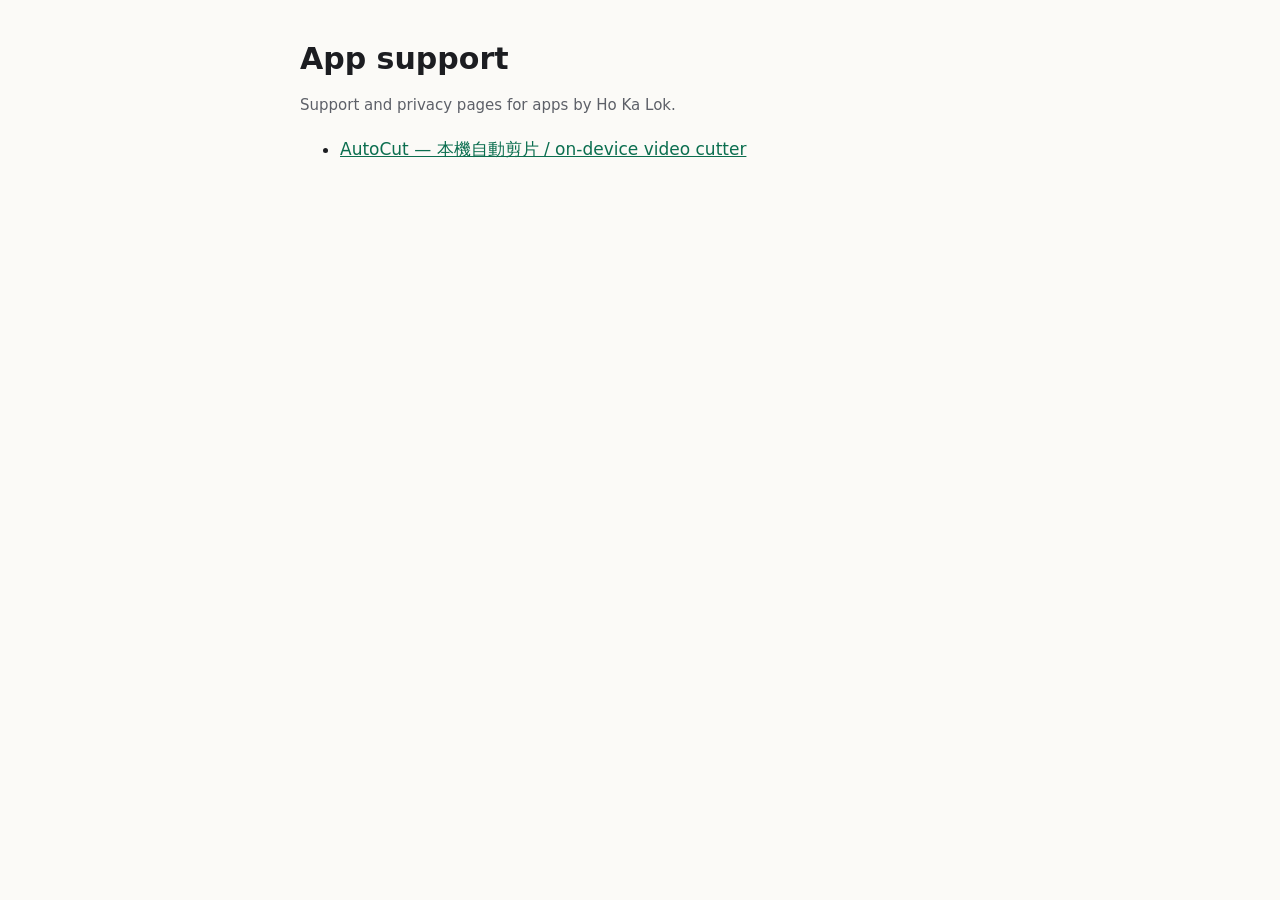
<file: index.html>
<!doctype html><html lang="zh-Hant"><head><meta charset="utf-8"><meta name="viewport" content="width=device-width,initial-scale=1">
<title>App support · Ho Ka Lok</title><link rel="stylesheet" href="style.css"></head><body><main>
<h1>App support</h1><p class="muted">Support and privacy pages for apps by Ho Ka Lok.</p>
<ul><li><a href="autocut/">AutoCut — 本機自動剪片 / on-device video cutter</a></li></ul></main></body></html>
</file>
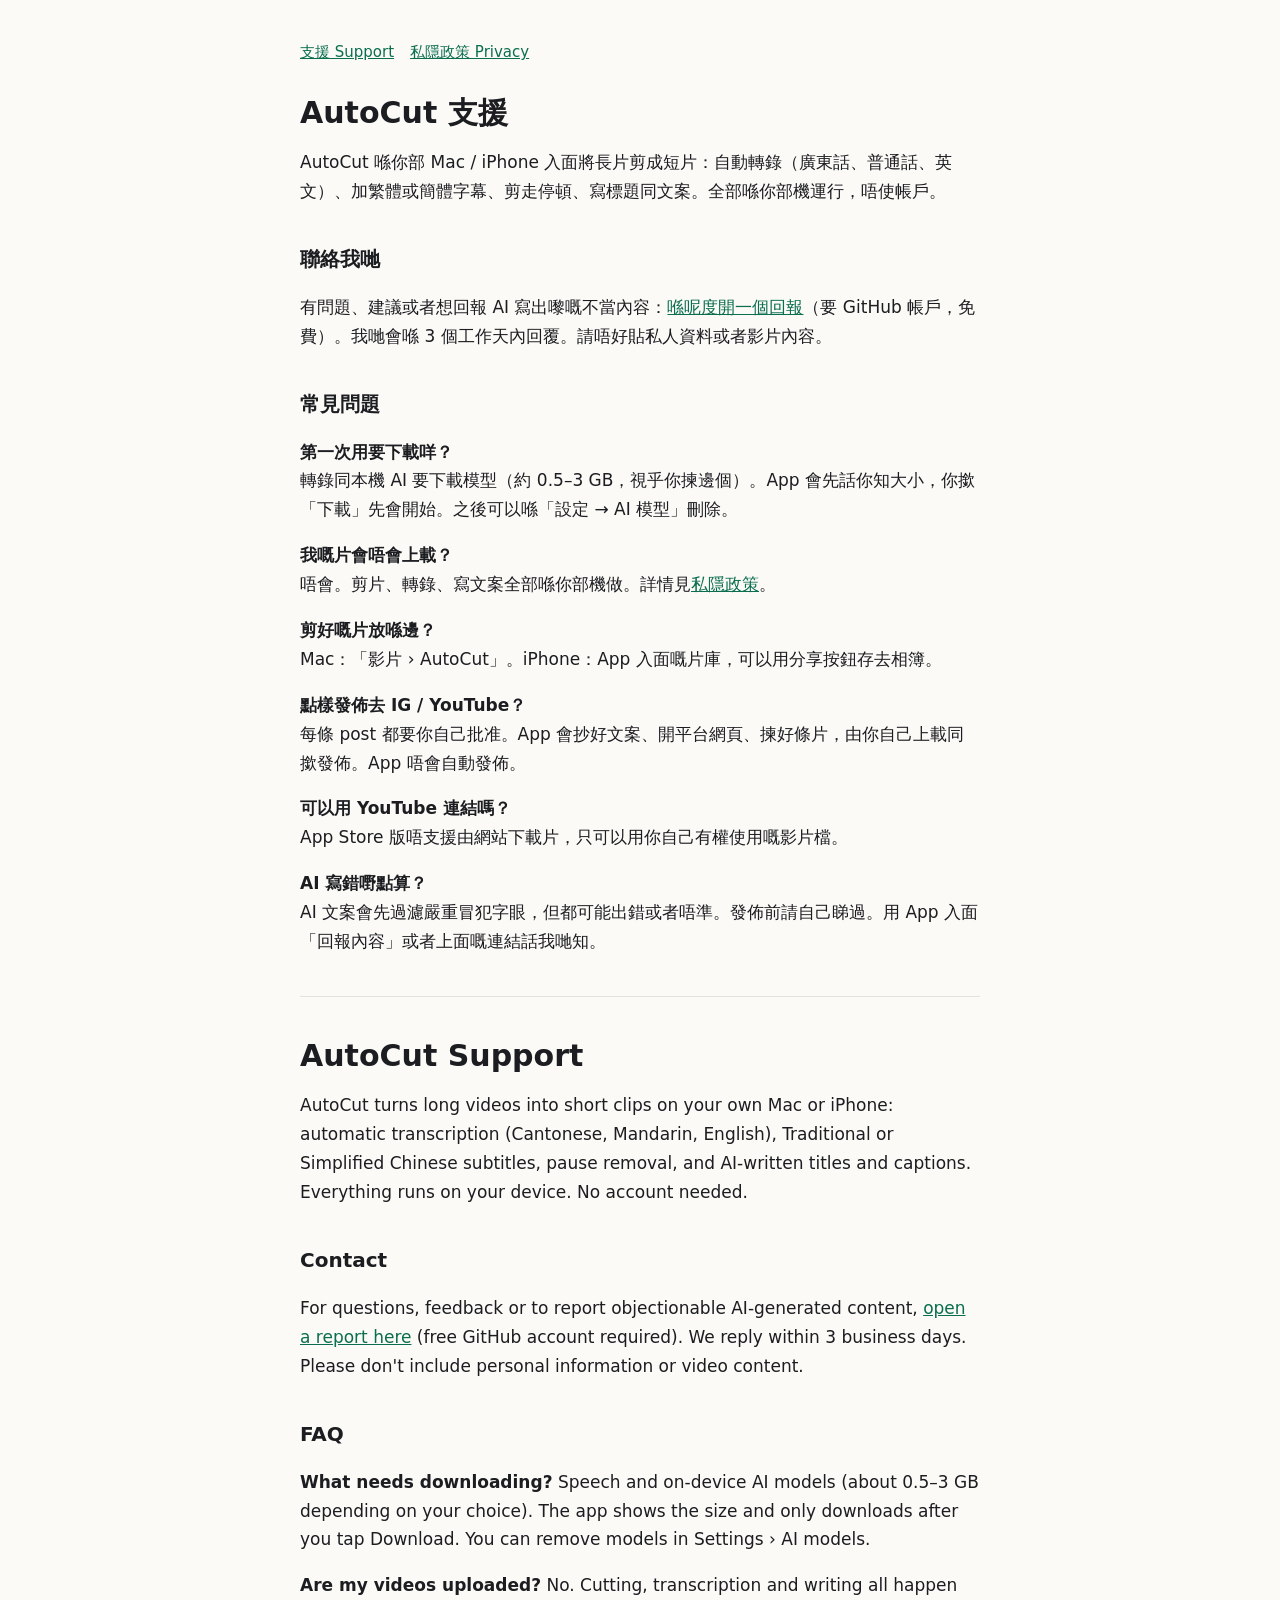
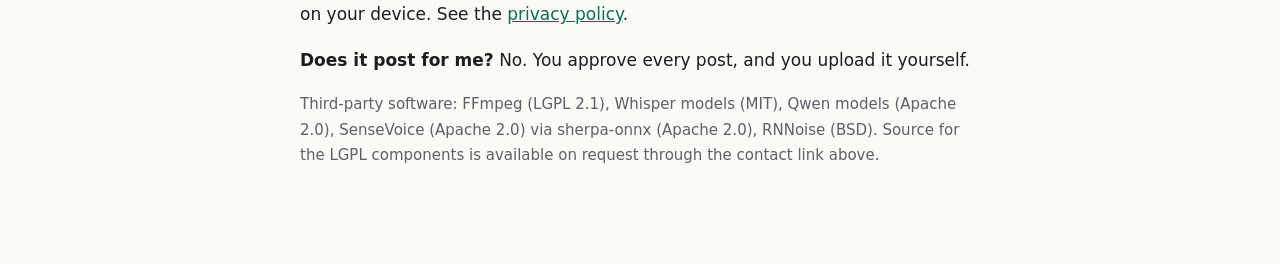
<file: autocut/index.html>
<!doctype html><html lang="zh-Hant"><head><meta charset="utf-8"><meta name="viewport" content="width=device-width,initial-scale=1">
<title>AutoCut 支援 · Support</title><link rel="stylesheet" href="../style.css"></head><body><main>
<nav><a href="./">支援 Support</a><a href="privacy.html">私隱政策 Privacy</a></nav>
<h1>AutoCut 支援</h1>
<p>AutoCut 喺你部 Mac / iPhone 入面將長片剪成短片：自動轉錄（廣東話、普通話、英文）、加繁體或簡體字幕、剪走停頓、寫標題同文案。全部喺你部機運行，唔使帳戶。</p>

<h2>聯絡我哋</h2>
<p>有問題、建議或者想回報 AI 寫出嚟嘅不當內容：<a href="https://github.com/hklkalok/app-support/issues/new?labels=autocut&title=%5BAutoCut%5D%20">喺呢度開一個回報</a>（要 GitHub 帳戶，免費）。我哋會喺 3 個工作天內回覆。請唔好貼私人資料或者影片內容。</p>

<h2>常見問題</h2>
<p><strong>第一次用要下載咩？</strong><br>轉錄同本機 AI 要下載模型（約 0.5–3 GB，視乎你揀邊個）。App 會先話你知大小，你撳「下載」先會開始。之後可以喺「設定 → AI 模型」刪除。</p>
<p><strong>我嘅片會唔會上載？</strong><br>唔會。剪片、轉錄、寫文案全部喺你部機做。詳情見<a href="privacy.html">私隱政策</a>。</p>
<p><strong>剪好嘅片放喺邊？</strong><br>Mac：「影片 › AutoCut」。iPhone：App 入面嘅片庫，可以用分享按鈕存去相簿。</p>
<p><strong>點樣發佈去 IG / YouTube？</strong><br>每條 post 都要你自己批准。App 會抄好文案、開平台網頁、揀好條片，由你自己上載同撳發佈。App 唔會自動發佈。</p>
<p><strong>可以用 YouTube 連結嗎？</strong><br>App Store 版唔支援由網站下載片，只可以用你自己有權使用嘅影片檔。</p>
<p><strong>AI 寫錯嘢點算？</strong><br>AI 文案會先過濾嚴重冒犯字眼，但都可能出錯或者唔準。發佈前請自己睇過。用 App 入面「回報內容」或者上面嘅連結話我哋知。</p>

<hr>
<h1>AutoCut Support</h1>
<p>AutoCut turns long videos into short clips on your own Mac or iPhone: automatic transcription (Cantonese, Mandarin, English), Traditional or Simplified Chinese subtitles, pause removal, and AI-written titles and captions. Everything runs on your device. No account needed.</p>
<h2>Contact</h2>
<p>For questions, feedback or to report objectionable AI-generated content, <a href="https://github.com/hklkalok/app-support/issues/new?labels=autocut&title=%5BAutoCut%5D%20">open a report here</a> (free GitHub account required). We reply within 3 business days. Please don't include personal information or video content.</p>
<h2>FAQ</h2>
<p><strong>What needs downloading?</strong> Speech and on-device AI models (about 0.5–3 GB depending on your choice). The app shows the size and only downloads after you tap Download. You can remove models in Settings › AI models.</p>
<p><strong>Are my videos uploaded?</strong> No. Cutting, transcription and writing all happen on your device. See the <a href="privacy.html">privacy policy</a>.</p>
<p><strong>Does it post for me?</strong> No. You approve every post, and you upload it yourself.</p>
<p class="muted">Third-party software: FFmpeg (LGPL 2.1), Whisper models (MIT), Qwen models (Apache 2.0), SenseVoice (Apache 2.0) via sherpa-onnx (Apache 2.0), RNNoise (BSD). Source for the LGPL components is available on request through the contact link above.</p>
</main></body></html>
</file>
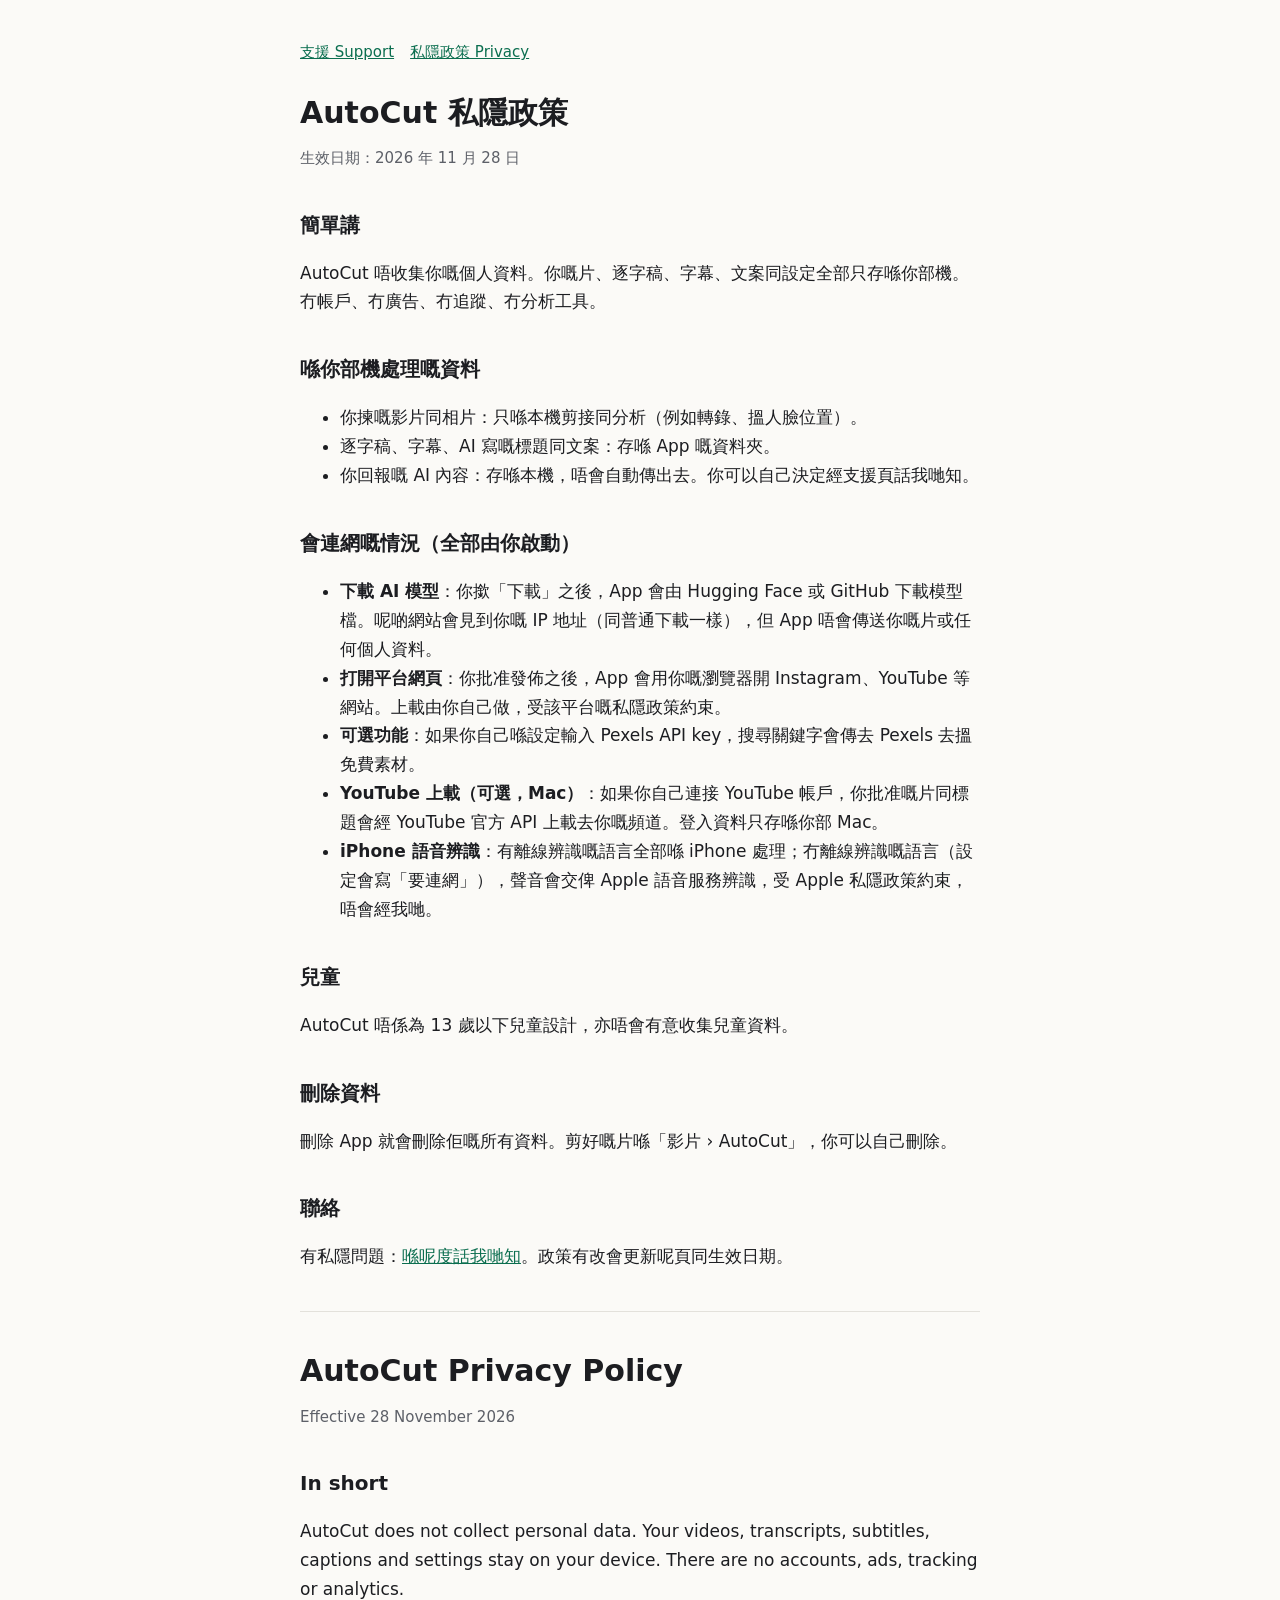
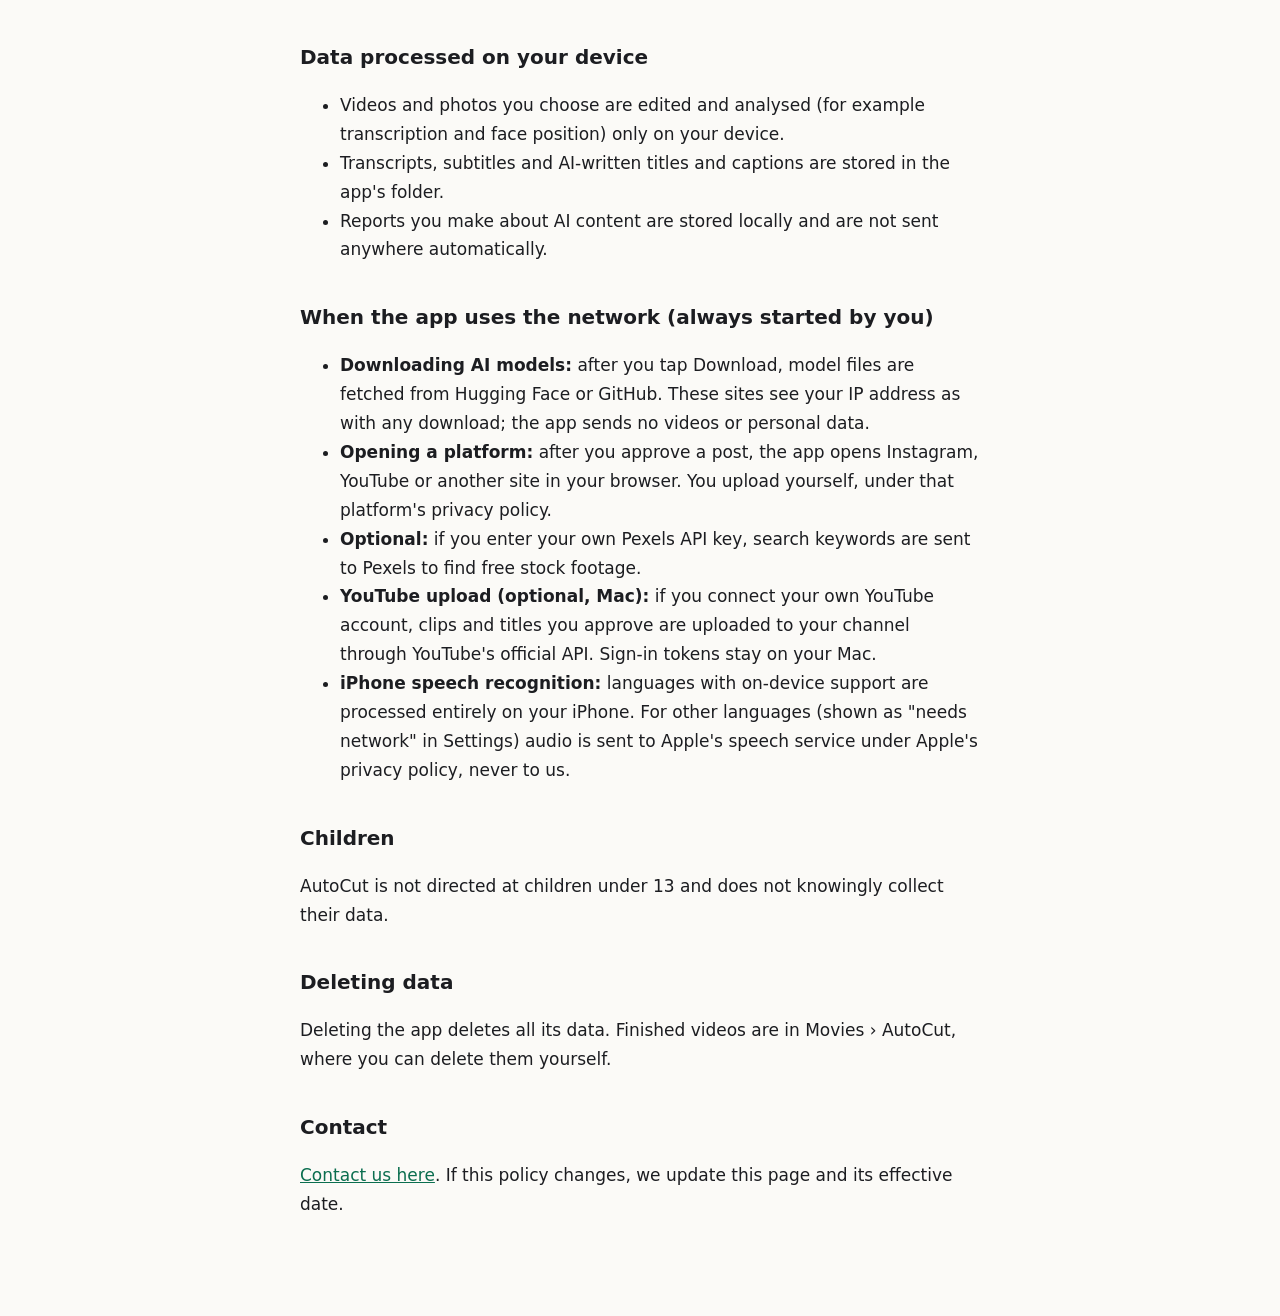
<file: autocut/privacy.html>
<!doctype html><html lang="zh-Hant"><head><meta charset="utf-8"><meta name="viewport" content="width=device-width,initial-scale=1">
<title>AutoCut 私隱政策 · Privacy Policy</title><link rel="stylesheet" href="../style.css"></head><body><main>
<nav><a href="./">支援 Support</a><a href="privacy.html">私隱政策 Privacy</a></nav>
<h1>AutoCut 私隱政策</h1><p class="muted">生效日期：2026 年 11 月 28 日</p>
<h2>簡單講</h2>
<p>AutoCut 唔收集你嘅個人資料。你嘅片、逐字稿、字幕、文案同設定全部只存喺你部機。冇帳戶、冇廣告、冇追蹤、冇分析工具。</p>
<h2>喺你部機處理嘅資料</h2>
<ul><li>你揀嘅影片同相片：只喺本機剪接同分析（例如轉錄、搵人臉位置）。</li>
<li>逐字稿、字幕、AI 寫嘅標題同文案：存喺 App 嘅資料夾。</li>
<li>你回報嘅 AI 內容：存喺本機，唔會自動傳出去。你可以自己決定經支援頁話我哋知。</li></ul>
<h2>會連網嘅情況（全部由你啟動）</h2>
<ul><li><strong>下載 AI 模型</strong>：你撳「下載」之後，App 會由 Hugging Face 或 GitHub 下載模型檔。呢啲網站會見到你嘅 IP 地址（同普通下載一樣），但 App 唔會傳送你嘅片或任何個人資料。</li>
<li><strong>打開平台網頁</strong>：你批准發佈之後，App 會用你嘅瀏覽器開 Instagram、YouTube 等網站。上載由你自己做，受該平台嘅私隱政策約束。</li>
<li><strong>可選功能</strong>：如果你自己喺設定輸入 Pexels API key，搜尋關鍵字會傳去 Pexels 去搵免費素材。</li>
<li><strong>YouTube 上載（可選，Mac）</strong>：如果你自己連接 YouTube 帳戶，你批准嘅片同標題會經 YouTube 官方 API 上載去你嘅頻道。登入資料只存喺你部 Mac。</li>
<li><strong>iPhone 語音辨識</strong>：有離線辨識嘅語言全部喺 iPhone 處理；冇離線辨識嘅語言（設定會寫「要連網」），聲音會交俾 Apple 語音服務辨識，受 Apple 私隱政策約束，唔會經我哋。</li></ul>
<h2>兒童</h2><p>AutoCut 唔係為 13 歲以下兒童設計，亦唔會有意收集兒童資料。</p>
<h2>刪除資料</h2><p>刪除 App 就會刪除佢嘅所有資料。剪好嘅片喺「影片 › AutoCut」，你可以自己刪除。</p>
<h2>聯絡</h2><p>有私隱問題：<a href="https://github.com/hklkalok/app-support/issues/new?labels=autocut,privacy&title=%5BAutoCut%20privacy%5D%20">喺呢度話我哋知</a>。政策有改會更新呢頁同生效日期。</p>
<hr>
<h1>AutoCut Privacy Policy</h1><p class="muted">Effective 28 November 2026</p>
<h2>In short</h2><p>AutoCut does not collect personal data. Your videos, transcripts, subtitles, captions and settings stay on your device. There are no accounts, ads, tracking or analytics.</p>
<h2>Data processed on your device</h2><ul><li>Videos and photos you choose are edited and analysed (for example transcription and face position) only on your device.</li>
<li>Transcripts, subtitles and AI-written titles and captions are stored in the app's folder.</li>
<li>Reports you make about AI content are stored locally and are not sent anywhere automatically.</li></ul>
<h2>When the app uses the network (always started by you)</h2><ul><li><strong>Downloading AI models:</strong> after you tap Download, model files are fetched from Hugging Face or GitHub. These sites see your IP address as with any download; the app sends no videos or personal data.</li>
<li><strong>Opening a platform:</strong> after you approve a post, the app opens Instagram, YouTube or another site in your browser. You upload yourself, under that platform's privacy policy.</li>
<li><strong>Optional:</strong> if you enter your own Pexels API key, search keywords are sent to Pexels to find free stock footage.</li>
<li><strong>YouTube upload (optional, Mac):</strong> if you connect your own YouTube account, clips and titles you approve are uploaded to your channel through YouTube's official API. Sign-in tokens stay on your Mac.</li>
<li><strong>iPhone speech recognition:</strong> languages with on-device support are processed entirely on your iPhone. For other languages (shown as "needs network" in Settings) audio is sent to Apple's speech service under Apple's privacy policy, never to us.</li></ul>
<h2>Children</h2><p>AutoCut is not directed at children under 13 and does not knowingly collect their data.</p>
<h2>Deleting data</h2><p>Deleting the app deletes all its data. Finished videos are in Movies › AutoCut, where you can delete them yourself.</p>
<h2>Contact</h2><p><a href="https://github.com/hklkalok/app-support/issues/new?labels=autocut,privacy&title=%5BAutoCut%20privacy%5D%20">Contact us here</a>. If this policy changes, we update this page and its effective date.</p>
</main></body></html>
</file>
<file: style.css>
:root{--bg:#fbfaf7;--ink:#1c1d21;--muted:#5d6068;--line:#e3e1db;--accent:#0b6e4f}
@media (prefers-color-scheme:dark){:root{--bg:#141518;--ink:#ecebe7;--muted:#a3a59f;--line:#2b2d31;--accent:#5fd3a5}}
*{box-sizing:border-box}body{margin:0;background:var(--bg);color:var(--ink);font:17px/1.7 -apple-system,"PingFang HK","Noto Sans TC",system-ui,sans-serif}
main{max-width:720px;margin:0 auto;padding:40px 20px 80px}h1{font-size:30px;line-height:1.25;margin:0 0 6px}h2{font-size:20px;margin:36px 0 8px}
p,li{color:var(--ink)}.muted{color:var(--muted);font-size:15px}a{color:var(--accent)}hr{border:0;border-top:1px solid var(--line);margin:40px 0}
nav{font-size:15px;margin-bottom:28px}nav a{margin-right:16px}
</file>
